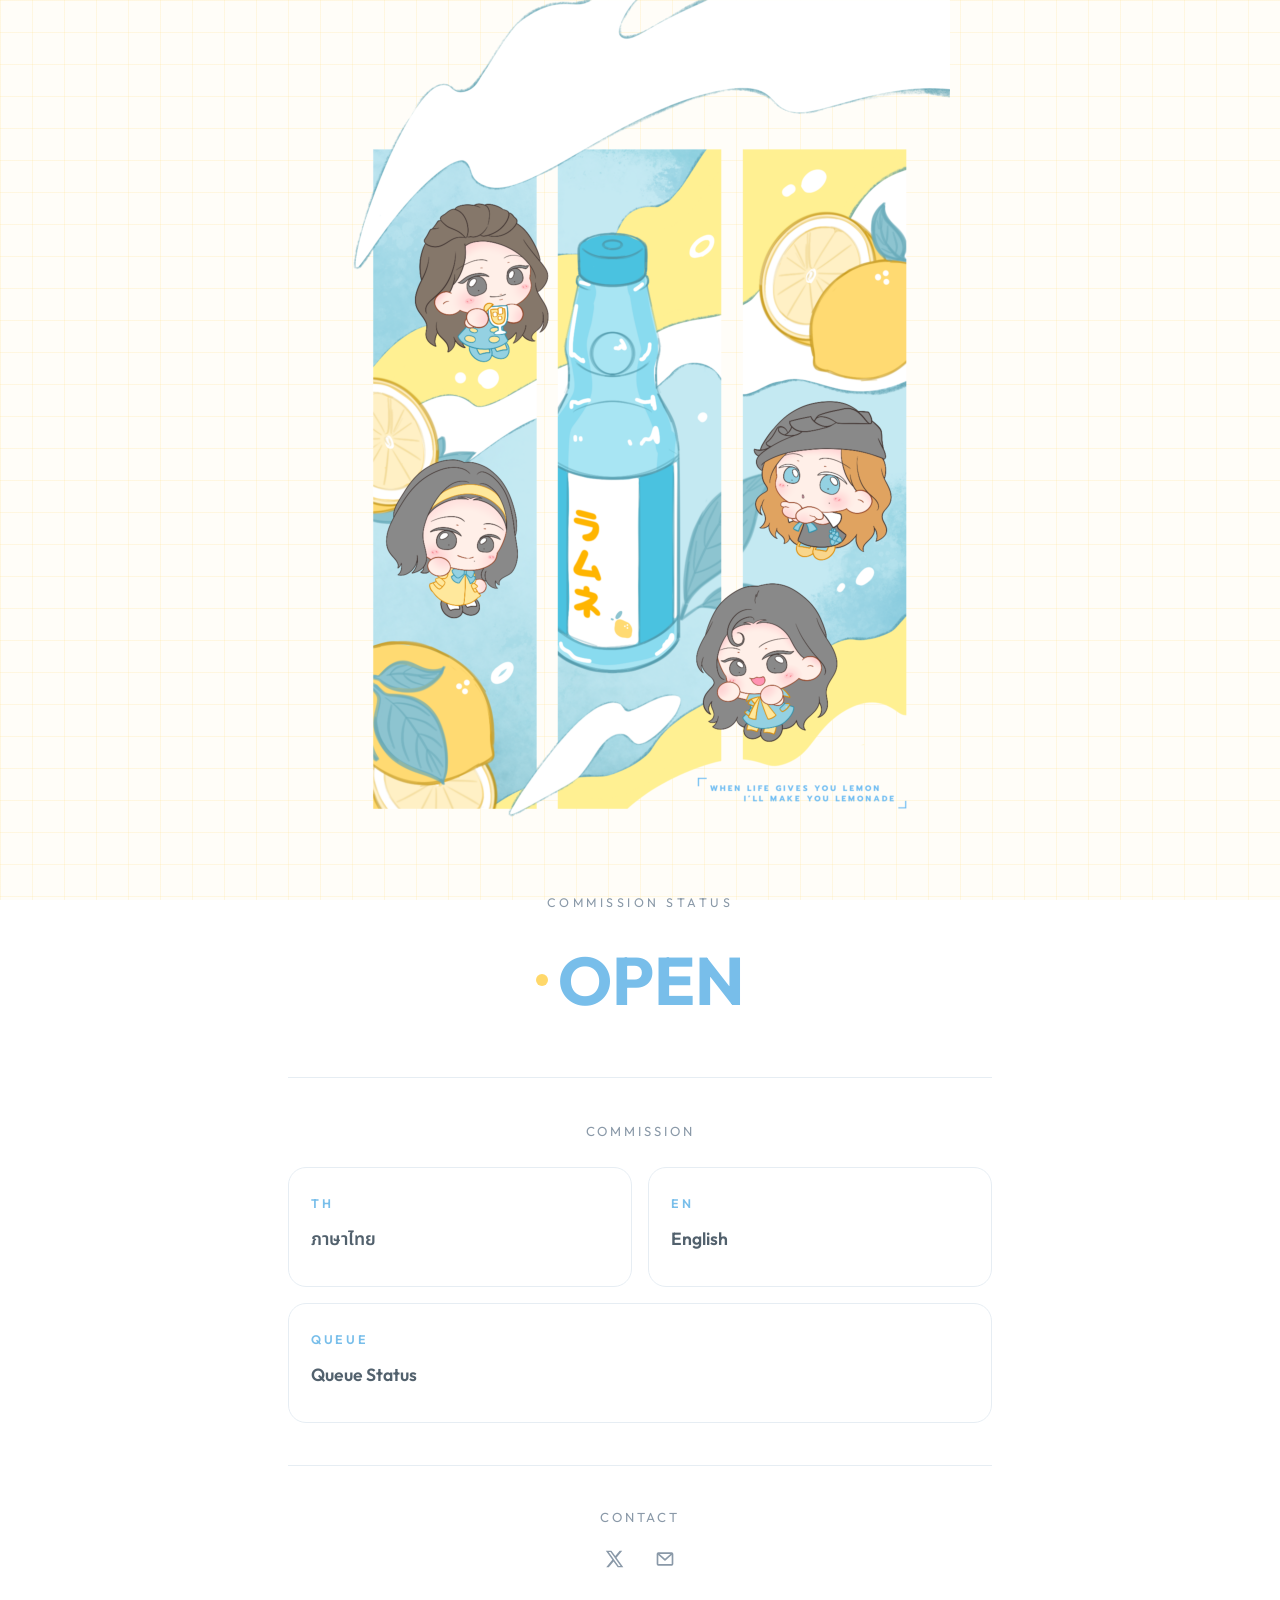
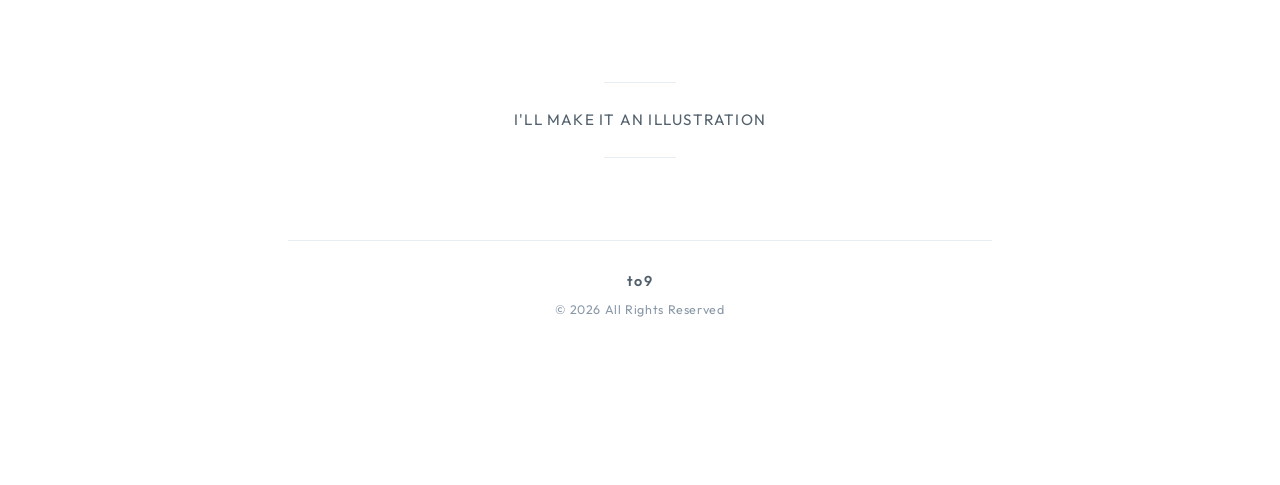
<file: index.html>
<!DOCTYPE html>
<html lang="en">
<head>
<meta charset="UTF-8">
<meta name="viewport" content="width=device-width,initial-scale=1">
<meta name="description" content="Illustration Commission">
<meta name="theme-color" content="#FFFDF8">
<title>to9 Commission</title>

<link rel="preconnect" href="https://fonts.googleapis.com">
<link rel="preconnect" href="https://fonts.gstatic.com" crossorigin>
<link href="https://fonts.googleapis.com/css2?family=Outfit:wght@300;400;500;600;700&family=Noto+Sans+Thai:wght@300;400;500;600&display=swap" rel="stylesheet">

<link rel="stylesheet" href="css/style.css">
</head>

<body>

<div class="bg"></div>

<main class="container">

<section class="hero">

<img
class="poster"
src="assets/hero.png"
alt="Commission Poster"
loading="eager">

</section>

<section class="status">

<p class="eyebrow">
Commission Status
</p>

<h1 id="status">
<span class="status-dot"></span>
OPEN
</h1>

</section>

<section class="details">

    <p class="section-title">
        Commission
    </p>

    <div class="detail-grid">

        <a href="th.html" class="detail-card">

            <span class="detail-code">
                TH
            </span>

            <h3>
                ภาษาไทย
            </h3>

        </a>

        <a href="en.html" class="detail-card">

            <span class="detail-code">
                EN
            </span>

            <h3>
                English
            </h3>

        </a>

        <a href="queue.html" class="detail-card detail-card-wide">

            <span class="detail-code">
                QUEUE
            </span>

            <h3>
                Queue Status
            </h3>

        </a>

    </div>

</section>

<section class="contact">

    <p class="contact-title">

        Contact

    </p>

    <div class="contact-icons">

        <a
        href="https://x.com/to9__s"
        target="_blank"
        aria-label="X">

            <svg xmlns="http://www.w3.org/2000/svg" width="24" height="24" fill="currentColor" viewBox="0 0 24 24">
  <path d="M13.795 10.533 20.68 2h-3.073l-5.255 6.517L7.69 2H1l7.806 10.91L1.47 22h3.074l5.705-7.07L15.31 22H22l-8.205-11.467Zm-2.38 2.95L9.97 11.464 4.36 3.627h2.31l4.528 6.317 1.443 2.02 6.018 8.409h-2.31l-4.934-6.89Z"/>
</svg>

        </a>

        <a href="mailto:the29th.7@gmail.com?subject=Commission Inquiry"
   aria-label="Email">

            <svg width="24" height="24" viewBox="0 0 24 24" fill="none" xmlns="http://www.w3.org/2000/svg"><path d="M2 6a2 2 0 0 1 2-2h16a2 2 0 0 1 2 2v12a2 2 0 0 1-2 2H4a2 2 0 0 1-2-2V6zm3.519 0L12 11.671 18.481 6H5.52zM20 7.329l-7.341 6.424a1 1 0 0 1-1.318 0L4 7.329V18h16V7.329z" fill="currentColor"/></svg>

        </a>

    </div>

</section>

<section class="tagline">

<p>

I'LL MAKE IT AN ILLUSTRATION

</p>

</section>

<footer class="footer">

    <div class="footer-line"></div>

    <p class="footer-logo">

        to9

    </p>

    <p class="footer-copy">

        © 2026 All Rights Reserved

    </p>

</footer>

</main>

<script src="js/script.js"></script>

</body>

</html>
</file>
<file: css/style.css>
/* ==========================================================
   Ramune × Lemon Commission v2.0
   Mobile First
========================================================== */

:root{

--bg:#FFFDF8;

--surface:#FFFFFF;

--text:#52616D;

--text-light:#8A99A8;

--line:#E6EDF3;

--blue:#78BEEA;

--blue-dark:#5AA8DA;

--yellow:#FFD86A;

--shadow:0 18px 50px rgba(0,0,0,.08);

--radius:22px;

--max-width:720px;

--transition:.28s cubic-bezier(.4,0,.2,1);

}

*{

margin:0;

padding:0;

box-sizing:border-box;

}

html{

scroll-behavior:smooth;

}

body{

font-family:"Outfit","Noto Sans Thai",sans-serif;

color:var(--text);

line-height:1.7;

-webkit-font-smoothing:antialiased;

text-rendering:optimizeLegibility;

overflow-x:hidden;

opacity:1;

transition:opacity .18s ease;

margin: 0;

padding: 0;

}

/* ==========================================================
   Background Grid
========================================================== */

.bg{

position:fixed;

inset:0;

z-index:-10;

background-color:#FFFDF8;

background-image:

linear-gradient(
rgba(255,220,120,.18) 1px,
transparent 1px
),

linear-gradient(
90deg,
rgba(255,220,120,.18) 1px,
transparent 1px
);

background-size:32px 32px;

}

/* Container */

.container{
    width:min(88%,var(--max-width));
    margin:auto;
    padding:0 28px 80px;
    box-sizing:border-box;
}

/* Hero */

.hero{

display:flex;

justify-content:center;

}

.poster{

width:100%;

display:block;

border-radius:0 0 30px 30px;

transition:var(--transition);

}

.poster:hover{

transform:translateY(-4px);

}

/* Status */

.status{

text-align:center;

padding:0px 0 32px;

}

.eyebrow{

font-size:.78rem;

letter-spacing:.28em;

text-transform:uppercase;

color:var(--text-light);

margin-bottom:10px;

}

#status{

display:flex;

justify-content:center;

align-items:center;

gap:10px;

font-size:clamp(2.4rem,8vw,3.8rem);

font-weight:700;

color:var(--blue);

}

.status-dot{

width:12px;

height:12px;

border-radius:50%;

background:var(--yellow);

flex-shrink:0;

}

.status-dot.closed{

background:#BFC7CF;

}

/* ==========================================================
   Menu
========================================================== */

.menu{

display:flex;

flex-direction:column;

gap:0;

margin-top:10px;

}

.menu-item{

display:flex;

align-items:center;

justify-content:space-between;

padding:24px 2px;

text-decoration:none;

color:var(--text);

border-top:1px solid var(--line);

transition:var(--transition);

}

.menu-item:last-child{

border-bottom:1px solid var(--line);

}

.language-left{

display:flex;

align-items:center;

gap:18px;

}

.code{

width:58px;

font-size:.82rem;

font-weight:600;

letter-spacing:.18em;

color:var(--blue);

flex-shrink:0;

}

.menu-item h2{

font-size:1.08rem;

font-weight:600;

margin-bottom:2px;

}

.menu-item p{

font-size:.92rem;

color:var(--text-light);

}

.arrow{

font-size:1.4rem;

color:var(--text-light);

transition:var(--transition);

}

.menu-item:hover{

padding-left:10px;

}

.menu-item:hover .arrow{

transform:translateX(8px);

color:var(--blue);

}

.menu-item:hover h2{

color:var(--blue-dark);

}

/* ==========================================================
   Tagline
========================================================== */

.tagline{

padding:48px 0 54px;

text-align:center;

}

.tagline p{

font-size:.95rem;

letter-spacing:.08em;

color:var(--text);

margin-bottom:10px;

}

.tagline::before{

content:"";

display:block;

width:72px;

height:1px;

margin:0 auto 24px;

background:var(--line);

}

.tagline::after{

content:"";

display:block;

width:72px;

height:1px;

margin:24px auto 0;

background:var(--line);

}

/* ==========================================================
   Footer
========================================================== */

.footer{

padding-bottom:36px;

text-align:center;

}

.footer-line{

width:100%;

height:1px;

background:var(--line);

margin-bottom:28px;

}

.footer-logo{

font-size:.9rem;

font-weight:600;

letter-spacing:.08em;

margin-bottom:6px;

}

.footer-copy{

font-size:.78rem;

color:var(--text-light);

letter-spacing:.05em;

}

/* ==========================================================
   Selection
========================================================== */

::selection{

background:rgba(120,190,234,.22);

color:var(--text);

}

::-moz-selection{

background:rgba(120,190,234,.22);

color:var(--text);

}

/* ==========================================================
   Animation
========================================================== */

.poster,
.status,
.menu-item,
.details,
.detail-card,
.contact,
.tagline,
.footer{

opacity:0;

transform:translateY(18px);

animation:fadeUp .8s ease forwards;

}

.status{
    animation-delay:.12s;
}

.menu-item:nth-child(1){
    animation-delay:.22s;
}

.menu-item:nth-child(2){
    animation-delay:.32s;
}

.menu-item:nth-child(3){
    animation-delay:.42s;
}

.details{
    animation-delay:.52s;
}

.detail-card:nth-child(1){
    animation-delay:.58s;
}

.detail-card:nth-child(2){
    animation-delay:.64s;
}

.detail-card:nth-child(3){
    animation-delay:.70s;
}

.contact{
    animation-delay:.78s;
}

.tagline{
    animation-delay:.86s;
}

.footer{
    animation-delay:.94s;
}

.status{

animation-delay:.12s;

}

.menu-item:nth-child(1){

animation-delay:.22s;

}

.menu-item:nth-child(2){

animation-delay:.32s;

}

.menu-item:nth-child(3){

animation-delay:.42s;

}

.tagline{

animation-delay:.52s;

}

.footer{

animation-delay:.62s;

}

@keyframes fadeUp{

from{

opacity:0;

transform:translateY(0px);

}

to{

opacity:1;

transform:translateY(0);

}

}

/* ==========================================================
   Hero Glow
========================================================== */

.hero{

position:relative;

}

/* ==========================================================
   Focus
========================================================== */

a:focus-visible{

outline:2px solid var(--blue);

outline-offset:6px;

border-radius:8px;

}

/* ==========================================================
   Touch
========================================================== */

@media (hover:none){

.poster:hover{

transform:none;

}

.menu-item:hover{

padding-left:2px;

}

.menu-item:hover .arrow{

transform:none;

}

}

/* ==========================================================
   Tablet
========================================================== */

@media(min-width:768px){

.container{

width:min(88%,760px);

padding:0 28px 110px;

}

}

.hero{

padding-top:0px;

}

.poster{

max-width:620px;

border-radius:0 0 34px 34px;

}

.status{

padding-top:15px;

padding-bottom:40px;

}

#status{

font-size:4.2rem;

}

.menu{

margin-top:18px;

}

.menu-item{

padding:28px 8px;

}

.menu-item h2{

font-size:1.2rem;

}

.menu-item p{

font-size:1rem;

}

.tagline{

padding:72px 0;

}

.footer{

padding-top:10px;

padding-bottom:54px;

}

}

/* ==========================================================
   Desktop
========================================================== */

@media(min-width:1200px){

.container{

max-width:760px;

}

.poster{

transition:

transform .35s ease,

box-shadow .35s ease;

}

.poster:hover{

transform:

translateY(-6px);

box-shadow:

0 28px 70px rgba(0,0,0,.10);

}

.menu-item{

transition:

padding .28s ease,

background .28s ease;

}

.menu-item:hover{

background:

rgba(255,255,255,.35);

}

.hero::before{

width:420px;

height:420px;

}

}

/* ==========================================================
   iPhone Safe Area
========================================================== */

@supports (padding:max(0px)){

body{

padding-left:max(0px,env(safe-area-inset-left));

padding-right:max(0px,env(safe-area-inset-right));

padding-bottom:max(0px,env(safe-area-inset-bottom));

}

}

/* ==========================================================
   Small Mobile (≤380px)
========================================================== */

@media (max-width:380px){

.container{

width:90%;

padding-top:0px;

}

.poster{

border-radius: 0 0 22px 22px;

}

#status{

font-size:2rem;

gap:8px;

}

.eyebrow{

font-size:.72rem;

letter-spacing:.18em;

}

.menu-item{

padding:18px 0;

}

.language-left{

gap:14px;

}

.code{

width:46px;

font-size:.72rem;

}

.menu-item h2{

font-size:1rem;

}

.menu-item p{

font-size:.82rem;

}

.arrow{

font-size:1.2rem;

}

.tagline{

padding:40px 0;

}

.detail-grid{

gap:12px;

}

.detail-card{

padding:18px;

min-height:105px;

}

.detail-card h3{

font-size:1rem;

}

}

/* ==========================================================
   Large Desktop
========================================================== */

@media (min-width:1440px){

.container{

max-width:820px;

}

.poster{

max-width:680px;

}

.hero::before{

width:500px;

height:500px;

}

}

/* ==========================================================
   Reduced Motion
========================================================== */

@media (prefers-reduced-motion:reduce){

*{

animation:none !important;

transition:none !important;

scroll-behavior:auto !important;

}

.poster{

transform:none !important;

}

}

/* ==========================================================
   Print
========================================================== */

@media print{

body{

background:#fff;

color:#000;

}

.bg{

display:none;

}

.menu-item{

color:#000;

}

.arrow{

display:none;

}

.footer{

padding-top:20px;

}

}

/* ==========================================================
   Status Theme
========================================================== */

.status-open{

color:var(--blue);

}

.status-open .status-dot{

background:var(--yellow);

}

.status-closed{

color:var(--text-light);

}

.status-closed .status-dot{

background:#C6CDD4;

}

/* ==========================================================
   Utility
========================================================== */

.hidden{

display:none !important;

}

.center{

text-align:center;

}

.mt-24{

margin-top:24px;

}

.mt-40{

margin-top:40px;

}

.mb-24{

margin-bottom:24px;

}

.mb-40{

margin-bottom:40px;

}

.w-full{

width:100%;

}

/* ==========================================================
   Future Pages
========================================================== */

.page-content{

padding-top:32px;

padding-bottom:72px;

}

.page-content h1{

font-size:2rem;

font-weight:700;

margin-bottom:18px;

}

.page-content h2{

font-size:1.2rem;

margin:36px 0 12px;

}

.page-content p{

margin-bottom:14px;

color:var(--text);

}

.page-content ul{

padding-left:20px;

margin-bottom:20px;

}

.page-content li{

margin-bottom:8px;

}

.page-back{

display:inline-flex;

align-items:center;

gap:8px;

text-decoration:none;

color:var(--blue);

margin-bottom:30px;

transition:var(--transition);

}

.page-back:hover{

gap:14px;

}

/* ==========================================================
   End
========================================================== */

body.page-leave{
    opacity:0;
}

/* ==========================================================
   Details
========================================================== */

.details{

padding:42px 0;

border-top:1px solid var(--line);

}

.section-title{

text-align:center;

font-size:.82rem;

letter-spacing:.22em;

text-transform:uppercase;

color:var(--text-light);

margin-bottom:24px;

}

.detail-grid{

display:grid;

grid-template-columns:repeat(2,1fr);

gap:16px;

}

.detail-card{

display:flex;

flex-direction:column;

justify-content:center;

text-decoration:none;

background:var(--surface);

border:1px solid var(--line);

border-radius:18px;

padding:22px;

min-height:120px;

color:var(--text);

transition:var(--transition);

}

.detail-card:hover{

transform:translateY(-4px);

border-color:var(--blue);

box-shadow:0 12px 28px rgba(0,0,0,.05);

}

.detail-code{

font-size:.78rem;

letter-spacing:.22em;

color:var(--blue);

margin-bottom:10px;

font-weight:600;

}

.detail-card h3{

font-size:1.1rem;

font-weight:600;

margin-bottom:6px;

}

.detail-card p{

font-size:.88rem;

color:var(--text-light);

}

/* Contact */

.contact{

padding:40px 0;

text-align:center;

border-top:1px solid var(--line);

}

.contact-title{

font-size:.82rem;

letter-spacing:.22em;

text-transform:uppercase;

color:var(--text-light);

margin-bottom:20px;

}

.contact-icons{

display:flex;

justify-content:center;

align-items:center;

gap:28px;

}

.contact-icons a{

display:flex;

align-items:center;

justify-content:center;

width:22px;

height:22px;

color:var(--text-light);

transition:var(--transition);

}

.contact-icons a:hover{

color:var(--blue);

transform:scale(1.08);

}

.contact-icons svg{

width:20px;

height:20px;

fill:currentColor;

}

.detail-card-wide{

    grid-column:1 / -1;

}

/* ==========================================================
   Detail Page
========================================================== */

.page-content{
    padding-top:48px;
    padding-right:28px;
    padding-bottom:72px;
    padding-left:28px;
    box-sizing:border-box;
}

.page-back{
    display:inline-flex;
    align-items:center;
    gap:6px;
    margin-bottom:40px;

    text-decoration:none;

    color:var(--text-light);

    font-size:.92rem;

    transition:var(--transition);
}

.page-back:hover{
    color:var(--blue);
}

/* ---------- Header ---------- */

.page-header{

    margin-bottom:52px;

}

.page-label{

    display:inline-block;

    font-size:.75rem;

    letter-spacing:.22em;

    text-transform:uppercase;

    color:var(--blue);

    margin-bottom:10px;

}

.page-header h1{

    font-size:2rem;

    font-weight:600;

    margin-bottom:14px;

    color:var(--text);

}

.page-header p{

    color:var(--text-light);

    line-height:1.8;

    font-size:.96rem;

}

/* ---------- Section ---------- */

.info-section{

    padding:36px 0;

    border-top:1px solid var(--line);

}

.info-section:last-of-type{

    border-bottom:1px solid var(--line);

}

.info-section h2{

    font-size:1.05rem;

    font-weight:600;

    margin-bottom:18px;

    color:var(--text);

}

.info-content{

    color:var(--text-light);

    line-height:1.9;

}

.info-content ul{

    padding-left:20px;

}

.info-content li{

    margin-bottom:10px;

}

/* ---------- Price ---------- */

.price-wrapper{

    margin-top:10px;

}

.price-image{

    display:block;

    width:100%;

    border-radius:18px;

    border:1px solid var(--line);

}

/* ---------- Request ---------- */

.request-section{

    padding-top:56px;

    text-align:center;

}

.request-caption{

    font-size:.9rem;

    color:var(--text-light);

    margin-bottom:18px;

}

.request-button{

    display:flex;

    justify-content:center;

    align-items:center;

    width:100%;

    max-width:340px;

    height:56px;

    margin:0 auto;

    border-radius:18px;

    background:var(--blue);

    color:white;

    text-decoration:none;

    font-weight:600;

    transition:var(--transition);

}

.request-button:hover{

    transform:translateY(-3px);

    background:#6BB7E8;

}

/* ---------- Footer ---------- */

.page-footer{

    text-align:center;

    padding-top:60px;

    color:var(--text-light);

}

.page-footer p{

    margin-bottom:6px;

    font-weight:500;

}

.page-footer span{

    font-size:.85rem;

}

/* ---------- Responsive ---------- */

@media (max-width:640px){

    .page-content{

        padding-top:36px;

        padding-bottom:56px;

    }

    .page-header h1{

        font-size:1.75rem;

    }

    .info-section{

        padding:30px 0;

    }

    .request-button{

        max-width:100%;

    }

}

@media (max-width:768px){

    .page-content{
        padding:40px 32px 64px;
    }

}
</file>
